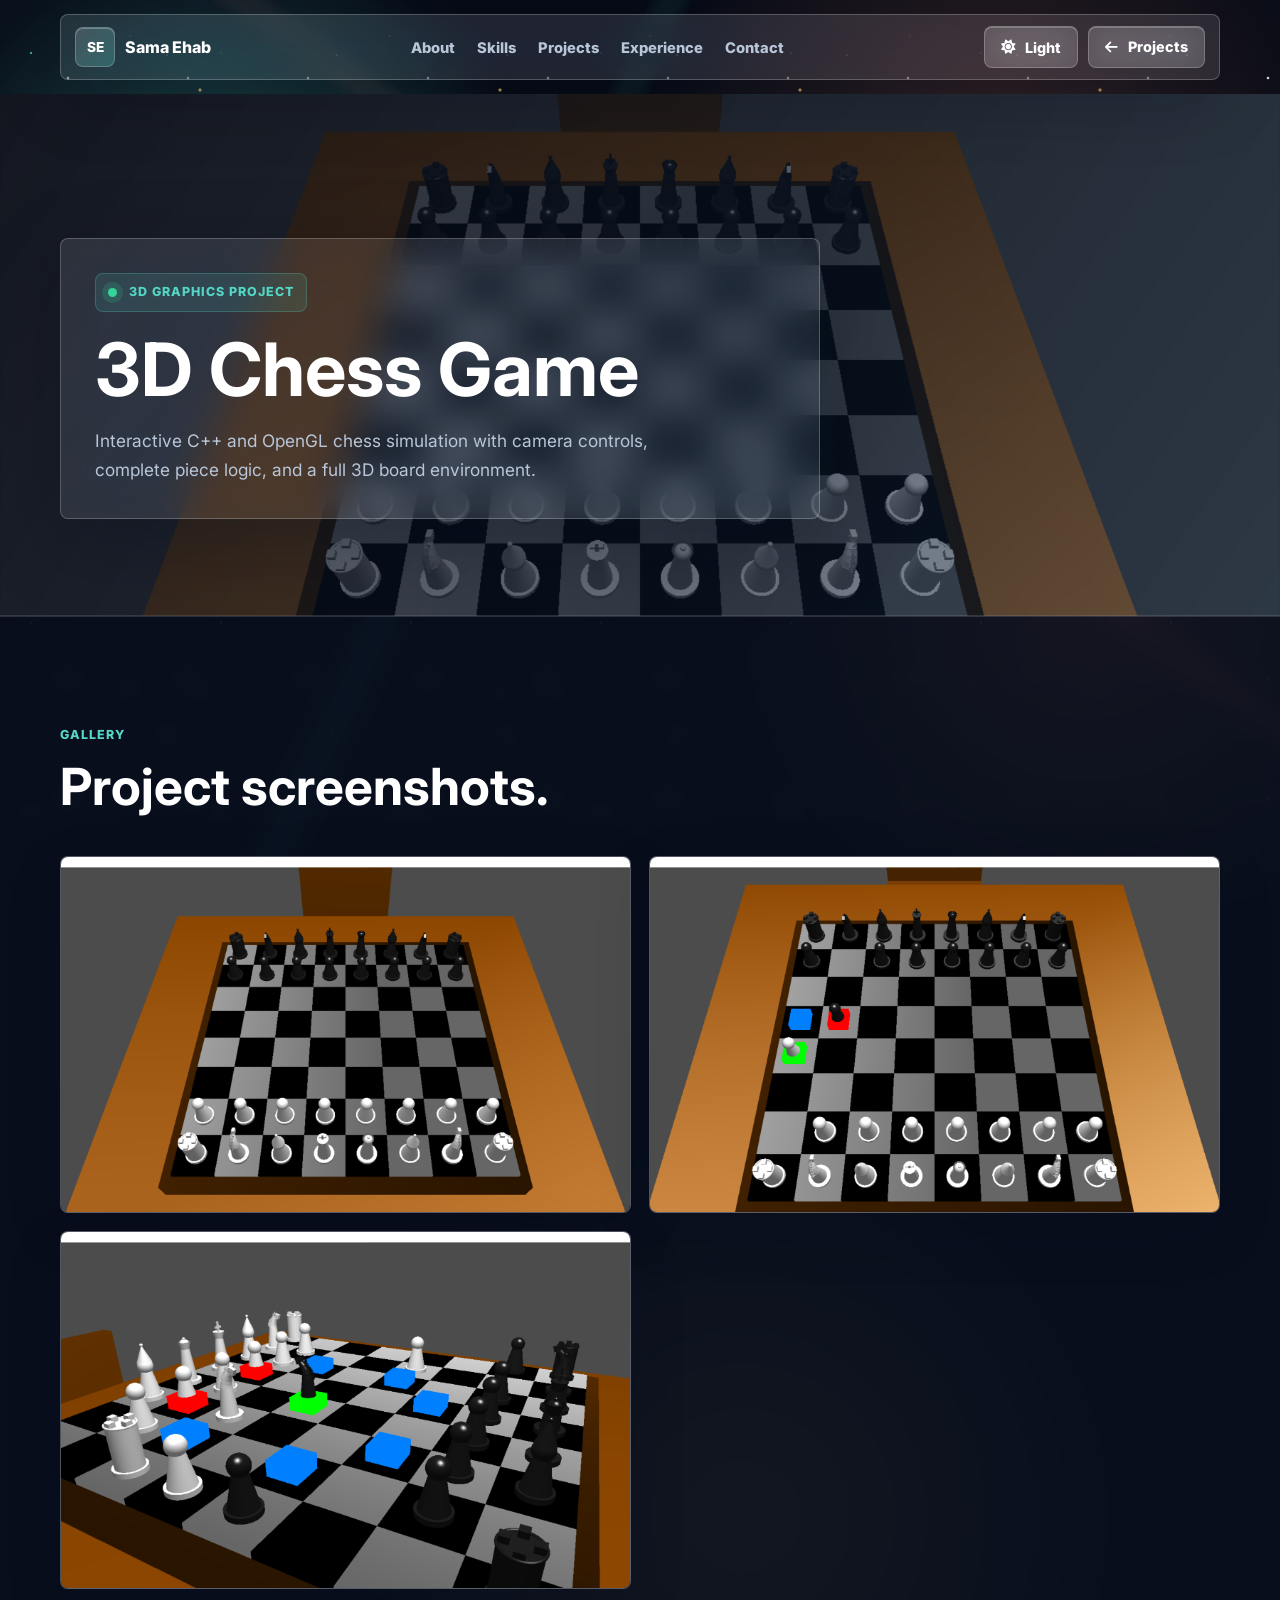
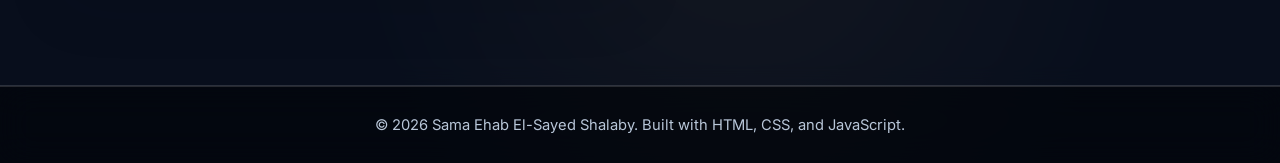
<file: 3d-chess-gallery.html>
<!DOCTYPE html>
<html lang="en">
<head>
  <meta charset="UTF-8" />
  <meta name="viewport" content="width=device-width, initial-scale=1.0" />
  <meta http-equiv="Cache-Control" content="no-cache, no-store, must-revalidate" />
  <meta http-equiv="Pragma" content="no-cache" />
  <meta http-equiv="Expires" content="0" />
  <meta name="description" content="Screenshots from Sama Ehab's 3D Chess Game built with C++ and OpenGL." />
  <meta property="og:title" content="3D Chess Game - Sama Ehab" />
  <meta property="og:description" content="A gallery of 3D Chess Game screenshots from Sama Ehab's portfolio." />
  <meta property="og:type" content="website" />
  <meta name="theme-color" content="#0f172a" />
  <title>3D Chess Game - Sama Ehab</title>
  <link rel="preconnect" href="https://fonts.googleapis.com" />
  <link rel="preconnect" href="https://fonts.gstatic.com" crossorigin />
  <link href="https://fonts.googleapis.com/css2?family=Inter:wght@400;500;600;700;800&display=swap" rel="stylesheet" />
  <link rel="stylesheet" href="https://cdnjs.cloudflare.com/ajax/libs/font-awesome/6.5.0/css/all.min.css" />
  <link rel="stylesheet" href="styles.css?v=chess-gallery-2026-06-08" />
</head>
<body data-theme="dark">
  <div class="galaxy-bg" aria-hidden="true">
    <span class="star-layer star-layer-one"></span>
    <span class="star-layer star-layer-two"></span>
    <span class="star-layer star-layer-three"></span>
  </div>

  <header class="site-header">
    <nav class="nav-shell" aria-label="Primary navigation">
      <a class="brand" href="index.html#top" aria-label="Sama Ehab home">
        <span class="brand-mark">SE</span>
        <span>Sama Ehab</span>
      </a>
      <ul class="nav-links">
        <li><a href="index.html#about">About</a></li>
        <li><a href="index.html#skills">Skills</a></li>
        <li><a href="index.html#projects">Projects</a></li>
        <li><a href="index.html#experience">Experience</a></li>
        <li><a href="index.html#contact">Contact</a></li>
      </ul>
      <div class="nav-controls">
        <button class="theme-toggle" type="button" aria-label="Switch to light mode" aria-pressed="false">
          <i class="fa-solid fa-sun" aria-hidden="true"></i>
          <span>Light</span>
        </button>
        <a class="nav-action" href="index.html#projects">
          <i class="fa-solid fa-arrow-left" aria-hidden="true"></i>
          Projects
        </a>
      </div>
    </nav>
  </header>

  <main id="top">
    <section class="gallery-hero section-pad">
      <div class="gallery-intro reveal">
        <p class="eyebrow">
          <span class="status-dot"></span>
          3D graphics project
        </p>
        <h1>3D Chess Game</h1>
        <p>
          Interactive C++ and OpenGL chess simulation with camera controls,
          complete piece logic, and a full 3D board environment.
        </p>
      </div>
    </section>

    <section class="section-pad section-muted">
      <div class="section-head">
        <p class="section-kicker">Gallery</p>
        <h2>Project screenshots.</h2>
      </div>
      <div class="gallery-grid">
        <figure class="gallery-item reveal">
          <img src="img/3d-chess-imgs/img1.png" alt="3D Chess Game screenshot showing the chess board and pieces" />
        </figure>
        <figure class="gallery-item reveal">
          <img src="img/3d-chess-imgs/img2.png" alt="3D Chess Game screenshot from another board angle" />
        </figure>
        <figure class="gallery-item reveal">
          <img src="img/3d-chess-imgs/img3.png" alt="3D Chess Game screenshot showing gameplay in the OpenGL scene" />
        </figure>
      </div>
    </section>
  </main>

  <footer class="site-footer">
    <p>&copy; 2026 Sama Ehab El-Sayed Shalaby. Built with HTML, CSS, and JavaScript.</p>
  </footer>

  <script>
    const themeToggle = document.querySelector(".theme-toggle");
    const themeIcon = themeToggle.querySelector("i");
    const themeLabel = themeToggle.querySelector("span");
    const savedTheme = localStorage.getItem("portfolio-theme");

    function setTheme(theme) {
      document.body.dataset.theme = theme;
      localStorage.setItem("portfolio-theme", theme);

      const isDark = theme === "dark";
      themeIcon.className = isDark ? "fa-solid fa-sun" : "fa-solid fa-moon";
      themeLabel.textContent = isDark ? "Light" : "Dark";
      themeToggle.setAttribute("aria-label", isDark ? "Switch to light mode" : "Switch to dark mode");
      themeToggle.setAttribute("aria-pressed", String(!isDark));
    }

    setTheme(savedTheme || "dark");

    themeToggle.addEventListener("click", () => {
      setTheme(document.body.dataset.theme === "dark" ? "light" : "dark");
    });

    const revealItems = document.querySelectorAll(".reveal");

    const revealObserver = new IntersectionObserver(
      entries => {
        entries.forEach(entry => {
          if (entry.isIntersecting) {
            entry.target.classList.add("is-visible");
            revealObserver.unobserve(entry.target);
          }
        });
      },
      { threshold: 0.14 }
    );

    revealItems.forEach(item => revealObserver.observe(item));
  </script>
</body>
</html>
</file>
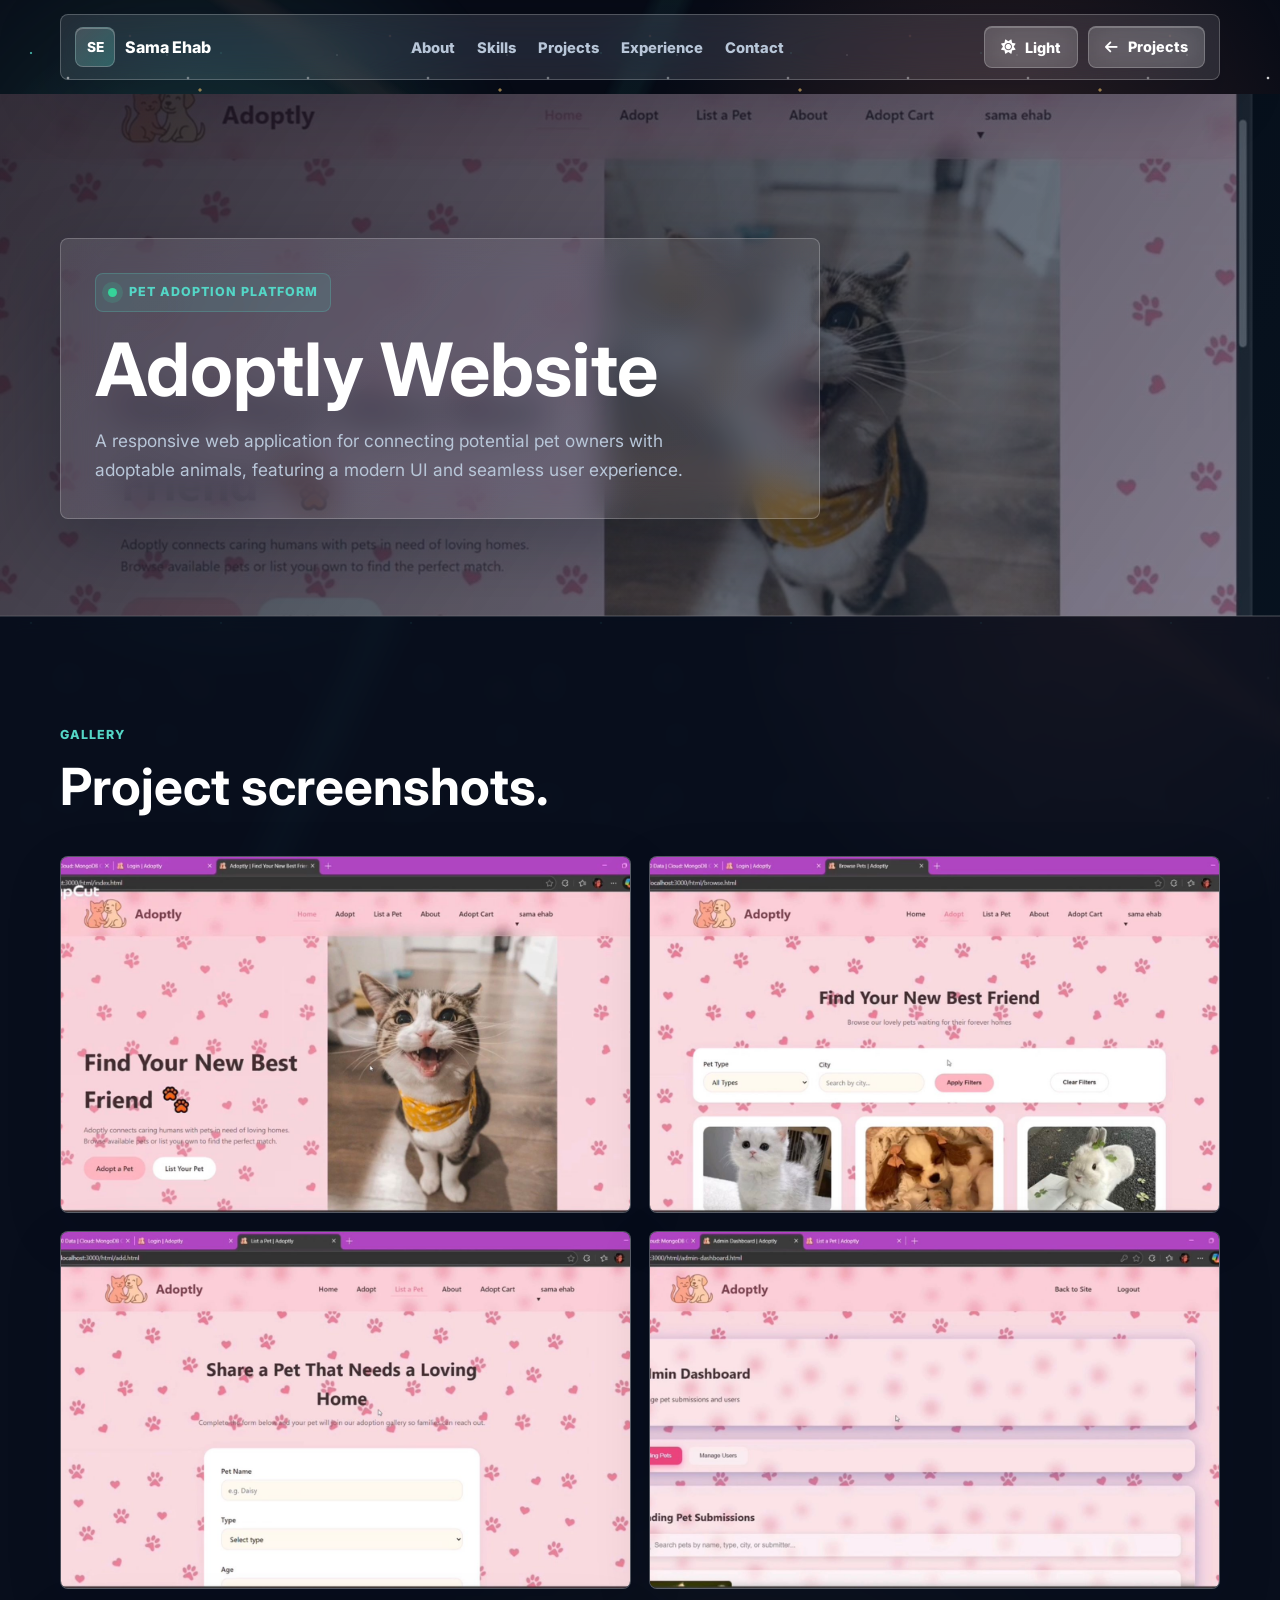
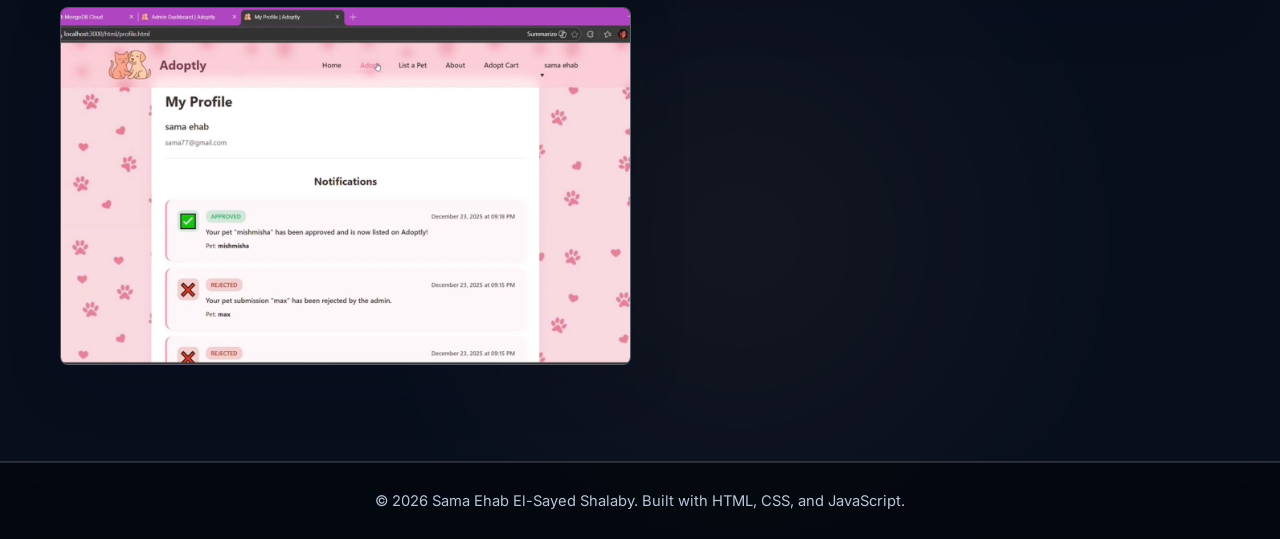
<file: adoptly-gallery.html>
<!DOCTYPE html>
<html lang="en">
<head>
  <meta charset="UTF-8" />
  <meta name="viewport" content="width=device-width, initial-scale=1.0" />
  <meta http-equiv="Cache-Control" content="no-cache, no-store, must-revalidate" />
  <meta http-equiv="Pragma" content="no-cache" />
  <meta http-equiv="Expires" content="0" />
  <meta name="description" content="Screenshots from Sama Ehab's Adoply Website its plateform for pet adoption" />
  <meta property="og:title" content="Adoptly Website - Sama Ehab" />
  <meta property="og:description" content="A gallery of Adoptly Website screenshots from Sama Ehab's portfolio." />
  <meta property="og:type" content="website" />
  <meta name="theme-color" content="#0f172a" />
  <title>Adoptly Website - Sama Ehab</title>
  <link rel="preconnect" href="https://fonts.googleapis.com" />
  <link rel="preconnect" href="https://fonts.gstatic.com" crossorigin />
  <link href="https://fonts.googleapis.com/css2?family=Inter:wght@400;500;600;700;800&display=swap" rel="stylesheet" />
  <link rel="stylesheet" href="https://cdnjs.cloudflare.com/ajax/libs/font-awesome/6.5.0/css/all.min.css" />
  <link rel="stylesheet" href="styles.css?v=adoptly-gallery-2026-06-08" />
</head>
<body data-theme="dark">
  <div class="galaxy-bg" aria-hidden="true">
    <span class="star-layer star-layer-one"></span>
    <span class="star-layer star-layer-two"></span>
    <span class="star-layer star-layer-three"></span>
  </div>

  <header class="site-header">
    <nav class="nav-shell" aria-label="Primary navigation">
      <a class="brand" href="index.html#top" aria-label="Sama Ehab home">
        <span class="brand-mark">SE</span>
        <span>Sama Ehab</span>
      </a>
      <ul class="nav-links">
        <li><a href="index.html#about">About</a></li>
        <li><a href="index.html#skills">Skills</a></li>
        <li><a href="index.html#projects">Projects</a></li>
        <li><a href="index.html#experience">Experience</a></li>
        <li><a href="index.html#contact">Contact</a></li>
      </ul>
      <div class="nav-controls">
        <button class="theme-toggle" type="button" aria-label="Switch to light mode" aria-pressed="false">
          <i class="fa-solid fa-sun" aria-hidden="true"></i>
          <span>Light</span>
        </button>
        <a class="nav-action" href="index.html#projects">
          <i class="fa-solid fa-arrow-left" aria-hidden="true"></i>
          Projects
        </a>
      </div>
    </nav>
  </header>

  <main id="top">
    <section class="gallery-hero adoptly-hero section-pad">
      <div class="gallery-intro reveal">
        <p class="eyebrow">
          <span class="status-dot"></span>
          Pet adoption platform
        </p>
        <h1>Adoptly Website</h1>
        <p>
          A responsive web application for connecting potential pet owners with adoptable animals,
          featuring a modern UI and seamless user experience.
        </p>
      </div>
    </section>

    <section class="section-pad section-muted">
      <div class="section-head">
        <p class="section-kicker">Gallery</p>
        <h2>Project screenshots.</h2>
      </div>
      <div class="gallery-grid">
        <figure class="gallery-item reveal">
          <img src="img/adoptly-imgs/img1.jpeg" alt="Adoptly Website screenshot showing the homepage" />
        </figure>
        <figure class="gallery-item reveal">
          <img src="img/adoptly-imgs/img2.jpeg" alt="Adoptly Website screenshot showing the pet listing page" />
        </figure>
        <figure class="gallery-item reveal">
          <img src="img/adoptly-imgs/img3.jpeg" alt="Adoptly Website screenshot showing the adoption process" />
        </figure>
        <figure class="gallery-item reveal">
          <img src="img/adoptly-imgs/img4.jpeg" alt="Adoptly Website screenshot showing the adoption process" />
        </figure>
        <figure class="gallery-item reveal">
          <img src="img/adoptly-imgs/img5.jpeg" alt="Adoptly Website screenshot showing the adoption process" />
        </figure>
      </div>
    </section>
  </main>

  <footer class="site-footer">
    <p>&copy; 2026 Sama Ehab El-Sayed Shalaby. Built with HTML, CSS, and JavaScript.</p>
  </footer>

  <script>
    const themeToggle = document.querySelector(".theme-toggle");
    const themeIcon = themeToggle.querySelector("i");
    const themeLabel = themeToggle.querySelector("span");
    const savedTheme = localStorage.getItem("portfolio-theme");

    function setTheme(theme) {
      document.body.dataset.theme = theme;
      localStorage.setItem("portfolio-theme", theme);

      const isDark = theme === "dark";
      themeIcon.className = isDark ? "fa-solid fa-sun" : "fa-solid fa-moon";
      themeLabel.textContent = isDark ? "Light" : "Dark";
      themeToggle.setAttribute("aria-label", isDark ? "Switch to light mode" : "Switch to dark mode");
      themeToggle.setAttribute("aria-pressed", String(!isDark));
    }

    setTheme(savedTheme || "dark");

    themeToggle.addEventListener("click", () => {
      setTheme(document.body.dataset.theme === "dark" ? "light" : "dark");
    });

    const revealItems = document.querySelectorAll(".reveal");

    const revealObserver = new IntersectionObserver(
      entries => {
        entries.forEach(entry => {
          if (entry.isIntersecting) {
            entry.target.classList.add("is-visible");
            revealObserver.unobserve(entry.target);
          }
        });
      },
      { threshold: 0.14 }
    );

    revealItems.forEach(item => revealObserver.observe(item));
  </script>
</body>
</html>
</file>
<file: styles.css>
:root {
  --font: "Inter", Arial, sans-serif;
  --radius: 8px;
  --max-width: 1160px;
  --shadow-soft: 0 24px 80px rgba(5, 12, 24, 0.28);
  --shadow-lift: 0 30px 90px rgba(5, 12, 24, 0.38);
}

body[data-theme="dark"] {
  --bg: #070b16;
  --bg-secondary: rgba(10, 18, 34, 0.64);
  --text: #f8fbff;
  --heading: #ffffff;
  --muted: #b8c6d8;
  --glass: rgba(255, 255, 255, 0.105);
  --glass-strong: rgba(255, 255, 255, 0.16);
  --glass-soft: rgba(255, 255, 255, 0.075);
  --line: rgba(255, 255, 255, 0.22);
  --line-soft: rgba(255, 255, 255, 0.14);
  --accent: #54d6c6;
  --accent-strong: #20b5a6;
  --accent-warm: #ff8f70;
  --accent-gold: #f6c86d;
  --button-text: #041014;
  --hero-overlay: linear-gradient(125deg, rgba(7, 11, 22, 0.86), rgba(14, 36, 61, 0.56));
  --footer-bg: rgba(3, 7, 14, 0.82);
}

body[data-theme="light"] {
  --bg: #eef6fb;
  --bg-secondary: rgba(255, 255, 255, 0.5);
  --text: #1d2b3d;
  --heading: #102033;
  --muted: #52677f;
  --glass: rgba(255, 255, 255, 0.56);
  --glass-strong: rgba(255, 255, 255, 0.72);
  --glass-soft: rgba(255, 255, 255, 0.38);
  --line: rgba(38, 77, 107, 0.18);
  --line-soft: rgba(38, 77, 107, 0.12);
  --accent: #0f8c82;
  --accent-strong: #086c66;
  --accent-warm: #d85f4a;
  --accent-gold: #bb7b13;
  --button-text: #ffffff;
  --hero-overlay: linear-gradient(125deg, rgba(236, 247, 250, 0.88), rgba(218, 238, 246, 0.55));
  --footer-bg: rgba(238, 246, 251, 0.72);
}

*,
*::before,
*::after {
  box-sizing: border-box;
}

html {
  scroll-behavior: smooth;
}

body {
  min-height: 100vh;
  margin: 0;
  background:
    radial-gradient(circle at 18% 16%, rgba(84, 214, 198, 0.22), transparent 26vw),
    radial-gradient(circle at 78% 10%, rgba(255, 143, 112, 0.18), transparent 28vw),
    radial-gradient(circle at 58% 86%, rgba(246, 200, 109, 0.12), transparent 30vw),
    var(--bg);
  color: var(--text);
  font-family: var(--font);
  font-size: 16px;
  line-height: 1.65;
  overflow-x: hidden;
  transition: background 260ms ease, color 260ms ease;
}

body::before {
  content: "";
  position: fixed;
  inset: 0;
  z-index: -3;
  background:
    linear-gradient(115deg, transparent 0 38%, rgba(84, 214, 198, 0.08) 39% 40%, transparent 41% 100%),
    linear-gradient(35deg, transparent 0 58%, rgba(255, 143, 112, 0.07) 59% 60%, transparent 61% 100%);
  opacity: 0.9;
}

img {
  display: block;
  max-width: 100%;
}

a {
  color: inherit;
}

.galaxy-bg {
  position: fixed;
  inset: 0;
  z-index: -2;
  pointer-events: none;
  overflow: hidden;
}

.galaxy-bg::before {
  content: "";
  position: absolute;
  inset: -20%;
  background:
    radial-gradient(circle at 25% 32%, rgba(84, 214, 198, 0.16), transparent 22%),
    radial-gradient(circle at 75% 62%, rgba(255, 143, 112, 0.14), transparent 24%),
    radial-gradient(circle at 50% 48%, rgba(246, 200, 109, 0.1), transparent 18%);
  filter: blur(8px);
  animation: galaxyDrift 24s ease-in-out infinite alternate;
}

.star-layer {
  position: absolute;
  inset: -120px;
  background-repeat: repeat;
  opacity: 0.85;
  transform-origin: center;
}

.star-layer-one {
  background-image:
    radial-gradient(circle, rgba(255, 255, 255, 0.95) 0 1px, transparent 1.7px),
    radial-gradient(circle, rgba(84, 214, 198, 0.85) 0 1px, transparent 1.6px);
  background-size: 120px 120px, 190px 190px;
  background-position: 8px 18px, 56px 78px;
  animation: starTravel 70s linear infinite;
}

.star-layer-two {
  background-image:
    radial-gradient(circle, rgba(255, 255, 255, 0.72) 0 1px, transparent 1.5px),
    radial-gradient(circle, rgba(255, 143, 112, 0.62) 0 1px, transparent 1.7px);
  background-size: 170px 170px, 260px 260px;
  background-position: 32px 90px, 120px 26px;
  animation: starTravelReverse 95s linear infinite;
}

.star-layer-three {
  background-image:
    radial-gradient(circle, rgba(246, 200, 109, 0.78) 0 1.2px, transparent 2px),
    radial-gradient(circle, rgba(255, 255, 255, 0.5) 0 1px, transparent 1.8px);
  background-size: 300px 300px, 420px 420px;
  background-position: 170px 60px, 40px 180px;
  animation: starPulse 7s ease-in-out infinite alternate;
}

.site-header {
  position: sticky;
  top: 0;
  z-index: 20;
  padding: 14px 0;
}

.nav-shell {
  width: min(var(--max-width), calc(100% - 40px));
  min-height: 66px;
  margin: 0 auto;
  padding: 0 14px;
  display: flex;
  align-items: center;
  justify-content: space-between;
  gap: 22px;
  background: var(--glass);
  border: 1px solid var(--line);
  border-radius: var(--radius);
  box-shadow: 0 18px 70px rgba(5, 12, 24, 0.2);
  backdrop-filter: blur(22px) saturate(150%);
}

.brand,
.nav-action,
.theme-toggle,
.btn,
.contact-links a,
.text-link {
  display: inline-flex;
  align-items: center;
  gap: 10px;
  text-decoration: none;
}

.brand {
  color: var(--heading);
  font-weight: 800;
  letter-spacing: 0;
}

.brand-mark {
  width: 40px;
  height: 40px;
  display: grid;
  place-items: center;
  background: linear-gradient(135deg, var(--glass-strong), rgba(84, 214, 198, 0.28));
  border: 1px solid var(--line);
  color: var(--heading);
  border-radius: var(--radius);
  box-shadow: inset 0 1px 0 rgba(255, 255, 255, 0.26);
  font-size: 0.86rem;
}

.nav-links {
  display: flex;
  gap: 22px;
  margin: 0;
  padding: 0;
  list-style: none;
}

.nav-links a {
  color: var(--muted);
  font-size: 0.92rem;
  font-weight: 800;
  text-decoration: none;
  transition: color 180ms ease, text-shadow 180ms ease;
}

.nav-links a:hover,
.nav-links a.is-active {
  color: var(--accent);
  text-shadow: 0 0 18px rgba(84, 214, 198, 0.3);
}

.nav-controls {
  display: flex;
  align-items: center;
  gap: 10px;
}

.theme-toggle,
.nav-action {
  min-height: 42px;
  padding: 0 16px;
  border-radius: var(--radius);
  border: 1px solid var(--line);
  background: var(--glass-strong);
  color: var(--heading);
  box-shadow: inset 0 1px 0 rgba(255, 255, 255, 0.22);
  font-family: inherit;
  font-size: 0.9rem;
  font-weight: 800;
  cursor: pointer;
  transition: transform 180ms ease, background 180ms ease, border-color 180ms ease;
  backdrop-filter: blur(16px);
}

.theme-toggle:hover,
.nav-action:hover {
  border-color: rgba(84, 214, 198, 0.58);
  background: rgba(84, 214, 198, 0.18);
  transform: translateY(-2px);
}

.section-pad {
  padding: 96px max(20px, calc((100vw - var(--max-width)) / 2));
}

.section-muted {
  background: var(--bg-secondary);
  border-block: 1px solid var(--line-soft);
  backdrop-filter: blur(10px);
}

.hero {
  position: relative;
  min-height: calc(100vh - 94px);
  display: flex;
  align-items: center;
  color: var(--heading);
  overflow: hidden;
}

.hero::before {
  content: "";
  position: absolute;
  inset: 0;
  z-index: -1;
  background:
    var(--hero-overlay),
    url("https://images.unsplash.com/photo-1555066931-4365d14bab8c?auto=format&fit=crop&w=1800&q=80") center / cover;
  opacity: 0.54;
  mask-image: linear-gradient(to bottom, #000 62%, transparent 100%);
}

.hero-grid {
  width: min(var(--max-width), 100%);
  margin: 0 auto;
  display: grid;
  grid-template-columns: minmax(0, 1fr) 370px;
  align-items: center;
  gap: 64px;
}

.hero-copy {
  padding: 34px;
  background: linear-gradient(135deg, var(--glass), var(--glass-soft));
  border: 1px solid var(--line);
  border-radius: var(--radius);
  box-shadow: var(--shadow-soft);
  backdrop-filter: blur(18px) saturate(145%);
}

.hero-copy h1 {
  max-width: 680px;
  margin: 0;
  color: var(--heading);
  font-size: clamp(2.15rem, 5vw, 4.35rem);
  line-height: 1.03;
  letter-spacing: 0;
}

.eyebrow,
.section-kicker,
.project-topline,
.timeline-date {
  color: var(--accent);
  font-size: 0.78rem;
  font-weight: 800;
  letter-spacing: 0.08em;
  text-transform: uppercase;
}

.eyebrow {
  display: inline-flex;
  align-items: center;
  gap: 12px;
  margin: 0 0 20px;
  padding: 8px 12px;
  background: rgba(84, 214, 198, 0.12);
  border: 1px solid rgba(84, 214, 198, 0.24);
  border-radius: var(--radius);
}

.status-dot {
  width: 9px;
  height: 9px;
  border-radius: 999px;
  background: #36d399;
  box-shadow: 0 0 0 6px rgba(54, 211, 153, 0.16);
}

.hero-lead {
  max-width: 680px;
  margin: 26px 0 0;
  color: var(--muted);
  font-size: 1.12rem;
}

.hero-actions {
  display: flex;
  flex-wrap: wrap;
  gap: 14px;
  margin-top: 36px;
}

.btn {
  min-height: 50px;
  padding: 0 20px;
  border: 1px solid var(--line);
  border-radius: var(--radius);
  font-weight: 800;
  box-shadow: inset 0 1px 0 rgba(255, 255, 255, 0.22), 0 16px 40px rgba(5, 12, 24, 0.16);
  backdrop-filter: blur(16px);
  transition: transform 180ms ease, background 180ms ease, border-color 180ms ease, box-shadow 180ms ease;
}

.btn:hover {
  transform: translateY(-3px);
  box-shadow: inset 0 1px 0 rgba(255, 255, 255, 0.32), 0 22px 56px rgba(5, 12, 24, 0.24);
}

.btn-primary {
  background: linear-gradient(135deg, var(--accent), var(--accent-strong));
  color: var(--button-text);
}

.btn-primary:hover {
  border-color: rgba(255, 255, 255, 0.34);
}

.btn-secondary {
  background: var(--glass-strong);
  color: var(--heading);
}

.btn-secondary:hover {
  border-color: rgba(84, 214, 198, 0.58);
  background: rgba(84, 214, 198, 0.16);
}

.profile-panel {
  position: relative;
  padding-top: 10px;
}

.profile-photo {
  position: relative;
  z-index: 3;
  width: 180px;
  height: 180px;
  margin: 0 auto -34px;
  object-fit: cover;
  border: 6px solid rgba(255, 255, 255, 0.72);
  border-radius: var(--radius);
  box-shadow: var(--shadow-soft);
}

.profile-card {
  position: relative;
  z-index: 1;
  padding: 58px 28px 28px;
  background: linear-gradient(145deg, var(--glass-strong), var(--glass-soft));
  color: var(--text);
  border: 1px solid var(--line);
  border-radius: var(--radius);
  box-shadow: var(--shadow-soft);
  backdrop-filter: blur(22px) saturate(145%);
}

.profile-name {
  margin: 0;
  color: var(--heading);
  font-size: 1.4rem;
  font-weight: 800;
}

.profile-role {
  margin: 2px 0 22px;
  color: var(--accent);
  font-weight: 800;
}

.quick-facts {
  display: grid;
  gap: 16px;
  margin: 0;
}

.quick-facts div {
  padding-top: 14px;
  border-top: 1px solid var(--line-soft);
}

.quick-facts dt {
  color: var(--muted);
  font-size: 0.78rem;
  font-weight: 800;
  text-transform: uppercase;
}

.quick-facts dd {
  margin: 4px 0 0;
  color: var(--heading);
  font-weight: 700;
}

.section-head {
  width: min(760px, 100%);
  margin-bottom: 42px;
}

.section-head h2,
.contact-box h2 {
  margin: 8px 0 0;
  color: var(--heading);
  font-size: clamp(2rem, 4vw, 3.4rem);
  line-height: 1.08;
  letter-spacing: 0;
}

.about-grid {
  display: grid;
  grid-template-columns: minmax(0, 1.05fr) minmax(320px, 0.95fr);
  gap: 48px;
  align-items: start;
}

.text-stack,
.metric-card,
.skill-card,
.project-card,
.timeline-item,
.contact-box {
  background: linear-gradient(145deg, var(--glass-strong), var(--glass-soft));
  border: 1px solid var(--line);
  border-radius: var(--radius);
  box-shadow: 0 18px 58px rgba(5, 12, 24, 0.12);
  backdrop-filter: blur(20px) saturate(150%);
}

.text-stack {
  padding: 32px;
}

.text-stack p {
  margin: 0;
  color: var(--muted);
}

.text-stack p + p {
  margin-top: 18px;
}

.metric-grid {
  display: grid;
  grid-template-columns: repeat(2, minmax(0, 1fr));
  gap: 16px;
}

.metric-card {
  min-height: 140px;
  padding: 24px;
  display: flex;
  flex-direction: column;
  justify-content: space-between;
}

.metric-card strong {
  color: var(--accent-warm);
  font-size: 2.3rem;
  line-height: 1;
}

.metric-card span {
  color: var(--muted);
  font-weight: 700;
}

.skills-grid,
.projects-grid {
  display: grid;
  grid-template-columns: repeat(3, minmax(0, 1fr));
  gap: 18px;
}

.skill-card,
.project-card {
  position: relative;
  overflow: hidden;
  padding: 26px;
  transition: transform 180ms ease, border-color 180ms ease, box-shadow 180ms ease;
}

.skill-card::before,
.project-card::before,
.timeline-item::after {
  content: "";
  position: absolute;
  inset: 0;
  background: linear-gradient(135deg, rgba(84, 214, 198, 0.16), transparent 36%, rgba(255, 143, 112, 0.1));
  opacity: 0;
  transition: opacity 180ms ease;
}

.skill-card:hover,
.project-card:hover,
.timeline-item:hover {
  border-color: rgba(84, 214, 198, 0.48);
  box-shadow: var(--shadow-lift);
  transform: translateY(-5px);
}

.skill-card:hover::before,
.project-card:hover::before,
.timeline-item:hover::after {
  opacity: 1;
}

.skill-card > *,
.project-card > *,
.timeline-item > * {
  position: relative;
  z-index: 1;
}

.skill-card i {
  width: 44px;
  height: 44px;
  display: grid;
  place-items: center;
  background: rgba(84, 214, 198, 0.15);
  border: 1px solid rgba(84, 214, 198, 0.28);
  color: var(--accent);
  border-radius: var(--radius);
}

.skill-card h3,
.project-card h3,
.timeline-item h3 {
  margin: 18px 0 8px;
  color: var(--heading);
  font-size: 1.08rem;
  line-height: 1.25;
}

.skill-card p,
.project-card p,
.timeline-item p,
.contact-box p {
  margin: 0;
  color: var(--muted);
}

.project-card {
  display: flex;
  min-height: 276px;
  flex-direction: column;
}

.project-card-link {
  color: inherit;
  text-decoration: none;
}

.project-card-link:focus-visible {
  outline: 3px solid var(--accent);
  outline-offset: 4px;
}

.project-thumb {
  width: 100%;
  height: 150px;
  margin: 0 0 20px;
  object-fit: cover;
  object-position: center;
  border: 1px solid var(--line-soft);
  border-radius: var(--radius);
}

.project-topline {
  display: flex;
  align-items: center;
  gap: 10px;
  color: var(--accent);
}

.project-topline i {
  color: var(--accent-gold);
  font-size: 1rem;
}

.project-card p {
  flex: 1;
}

.tag-row {
  display: flex;
  flex-wrap: wrap;
  gap: 8px;
  margin-top: 22px;
}

.tag-row span {
  padding: 6px 10px;
  background: var(--glass-soft);
  border: 1px solid var(--line-soft);
  color: var(--heading);
  border-radius: var(--radius);
  font-size: 0.78rem;
  font-weight: 800;
}

.section-action {
  margin-top: 28px;
}

.text-link {
  color: var(--accent);
  font-weight: 800;
}

.text-link:hover {
  color: var(--accent-strong);
}

.gallery-hero {
  min-height: 58vh;
  display: flex;
  align-items: end;
  background:
    linear-gradient(125deg, rgba(7, 11, 22, 0.82), rgba(14, 36, 61, 0.5)),
    url("img/3d-chess-imgs/img1.png") center / cover;
  border-bottom: 1px solid var(--line-soft);
}

body[data-theme="light"] .gallery-hero {
  background:
    linear-gradient(125deg, rgba(236, 247, 250, 0.78), rgba(218, 238, 246, 0.44)),
    url("img/3d-chess-imgs/img1.png") center / cover;
}

.adoptly-hero {
  background:
    linear-gradient(125deg, rgba(7, 11, 22, 0.82), rgba(14, 36, 61, 0.5)),
    url("img/adoptly-imgs/img1.jpeg") center / cover;
}

body[data-theme="light"] .adoptly-hero {
  background:
    linear-gradient(125deg, rgba(236, 247, 250, 0.78), rgba(218, 238, 246, 0.44)),
    url("img/adoptly-imgs/img1.jpeg") center / cover;
}

.gallery-intro {
  width: min(760px, 100%);
  padding: 34px;
  background: linear-gradient(135deg, var(--glass), var(--glass-soft));
  border: 1px solid var(--line);
  border-radius: var(--radius);
  box-shadow: var(--shadow-soft);
  backdrop-filter: blur(18px) saturate(145%);
}

.gallery-intro h1 {
  margin: 0;
  color: var(--heading);
  font-size: clamp(2.35rem, 6vw, 4.6rem);
  line-height: 1.02;
  letter-spacing: 0;
}

.gallery-intro p:last-child {
  max-width: 620px;
  margin: 20px 0 0;
  color: var(--muted);
  font-size: 1.08rem;
}

.gallery-grid {
  display: grid;
  grid-template-columns: repeat(2, minmax(0, 1fr));
  gap: 18px;
}

.gallery-item {
  margin: 0;
  overflow: hidden;
  background: linear-gradient(145deg, var(--glass-strong), var(--glass-soft));
  border: 1px solid var(--line);
  border-radius: var(--radius);
  box-shadow: 0 18px 58px rgba(5, 12, 24, 0.12);
}

.gallery-item img {
  width: 100%;
  aspect-ratio: 16 / 10;
  object-fit: cover;
  transition: transform 220ms ease;
}

.gallery-item:hover img {
  transform: scale(1.025);
}

.timeline {
  display: grid;
  gap: 16px;
}

.timeline-item {
  position: relative;
  padding: 24px 24px 24px 34px;
  transition: transform 180ms ease, border-color 180ms ease, box-shadow 180ms ease;
  overflow: hidden;
}

.timeline-item::before {
  content: "";
  position: absolute;
  top: 28px;
  left: 18px;
  width: 8px;
  height: 8px;
  z-index: 2;
  background: var(--accent-warm);
  border-radius: 50%;
  box-shadow: 0 0 18px rgba(255, 143, 112, 0.46);
}

.timeline-item h3 {
  margin-top: 8px;
}

.contact-section {
  background: transparent;
}

.contact-box {
  width: min(820px, 100%);
  margin: 0 auto;
  padding: 42px;
  text-align: center;
}

.contact-box p {
  max-width: 560px;
  margin: 18px auto 0;
}

.contact-links {
  display: flex;
  justify-content: center;
  flex-wrap: wrap;
  gap: 12px;
  margin-top: 30px;
}

.contact-links a {
  min-height: 46px;
  padding: 0 16px;
  background: var(--glass-strong);
  border: 1px solid var(--line);
  border-radius: var(--radius);
  color: var(--heading);
  font-weight: 800;
  box-shadow: inset 0 1px 0 rgba(255, 255, 255, 0.18);
  backdrop-filter: blur(16px);
  transition: transform 180ms ease, border-color 180ms ease, background 180ms ease;
}

.contact-links a:hover {
  border-color: rgba(84, 214, 198, 0.55);
  background: rgba(84, 214, 198, 0.15);
  transform: translateY(-2px);
}

.contact-links i {
  color: var(--accent);
}

.site-footer {
  padding: 26px 20px;
  background: var(--footer-bg);
  border-top: 1px solid var(--line-soft);
  color: var(--muted);
  text-align: center;
  backdrop-filter: blur(16px);
}

.site-footer p {
  margin: 0;
  font-size: 0.92rem;
}

.reveal {
  opacity: 0;
  transform: translateY(22px);
  transition: opacity 520ms ease, transform 520ms ease;
}

.reveal.is-visible {
  opacity: 1;
  transform: translateY(0);
}

@keyframes galaxyDrift {
  from {
    transform: translate3d(-2%, -1%, 0) rotate(0deg) scale(1);
  }

  to {
    transform: translate3d(2%, 1%, 0) rotate(5deg) scale(1.05);
  }
}

@keyframes starTravel {
  from {
    transform: translate3d(0, 0, 0);
  }

  to {
    transform: translate3d(-120px, 120px, 0);
  }
}

@keyframes starTravelReverse {
  from {
    transform: translate3d(0, 0, 0);
  }

  to {
    transform: translate3d(140px, -120px, 0);
  }
}

@keyframes starPulse {
  from {
    opacity: 0.34;
    transform: scale(1);
  }

  to {
    opacity: 0.82;
    transform: scale(1.04);
  }
}

@media (prefers-reduced-motion: reduce) {
  *,
  *::before,
  *::after {
    animation-duration: 0.01ms !important;
    animation-iteration-count: 1 !important;
    scroll-behavior: auto !important;
    transition: none !important;
  }

  .reveal {
    opacity: 1;
    transform: none;
  }
}

@media (max-width: 980px) {
  .nav-links {
    display: none;
  }

  .hero-grid,
  .about-grid {
    grid-template-columns: 1fr;
  }

  .profile-panel {
    max-width: 420px;
  }

  .skills-grid,
  .projects-grid {
    grid-template-columns: repeat(2, minmax(0, 1fr));
  }
}

@media (max-width: 680px) {
  .nav-shell {
    width: min(100% - 28px, var(--max-width));
  }

  .nav-action {
    display: none;
  }

  .theme-toggle {
    min-width: 42px;
    padding: 0 12px;
  }

  .theme-toggle span {
    display: none;
  }

  .section-pad {
    padding-top: 72px;
    padding-bottom: 72px;
  }

  .hero {
    min-height: auto;
    padding-top: 64px;
  }

  .hero-grid {
    gap: 42px;
  }

  .hero-copy {
    padding: 24px;
  }

  .hero-copy h1 {
    font-size: clamp(2.05rem, 10vw, 3rem);
  }

  .hero-lead {
    font-size: 1rem;
  }

  .profile-photo {
    width: 150px;
    height: 150px;
    margin-bottom: -26px;
  }

  .profile-card {
    padding: 48px 22px 22px;
  }

  .text-stack,
  .contact-box,
  .gallery-intro {
    padding: 24px;
  }

  .metric-grid,
  .skills-grid,
  .projects-grid,
  .gallery-grid {
    grid-template-columns: 1fr;
  }

  .project-card {
    min-height: auto;
  }

  .contact-links {
    align-items: stretch;
    flex-direction: column;
  }

  .contact-links a {
    justify-content: center;
  }
}
</file>
